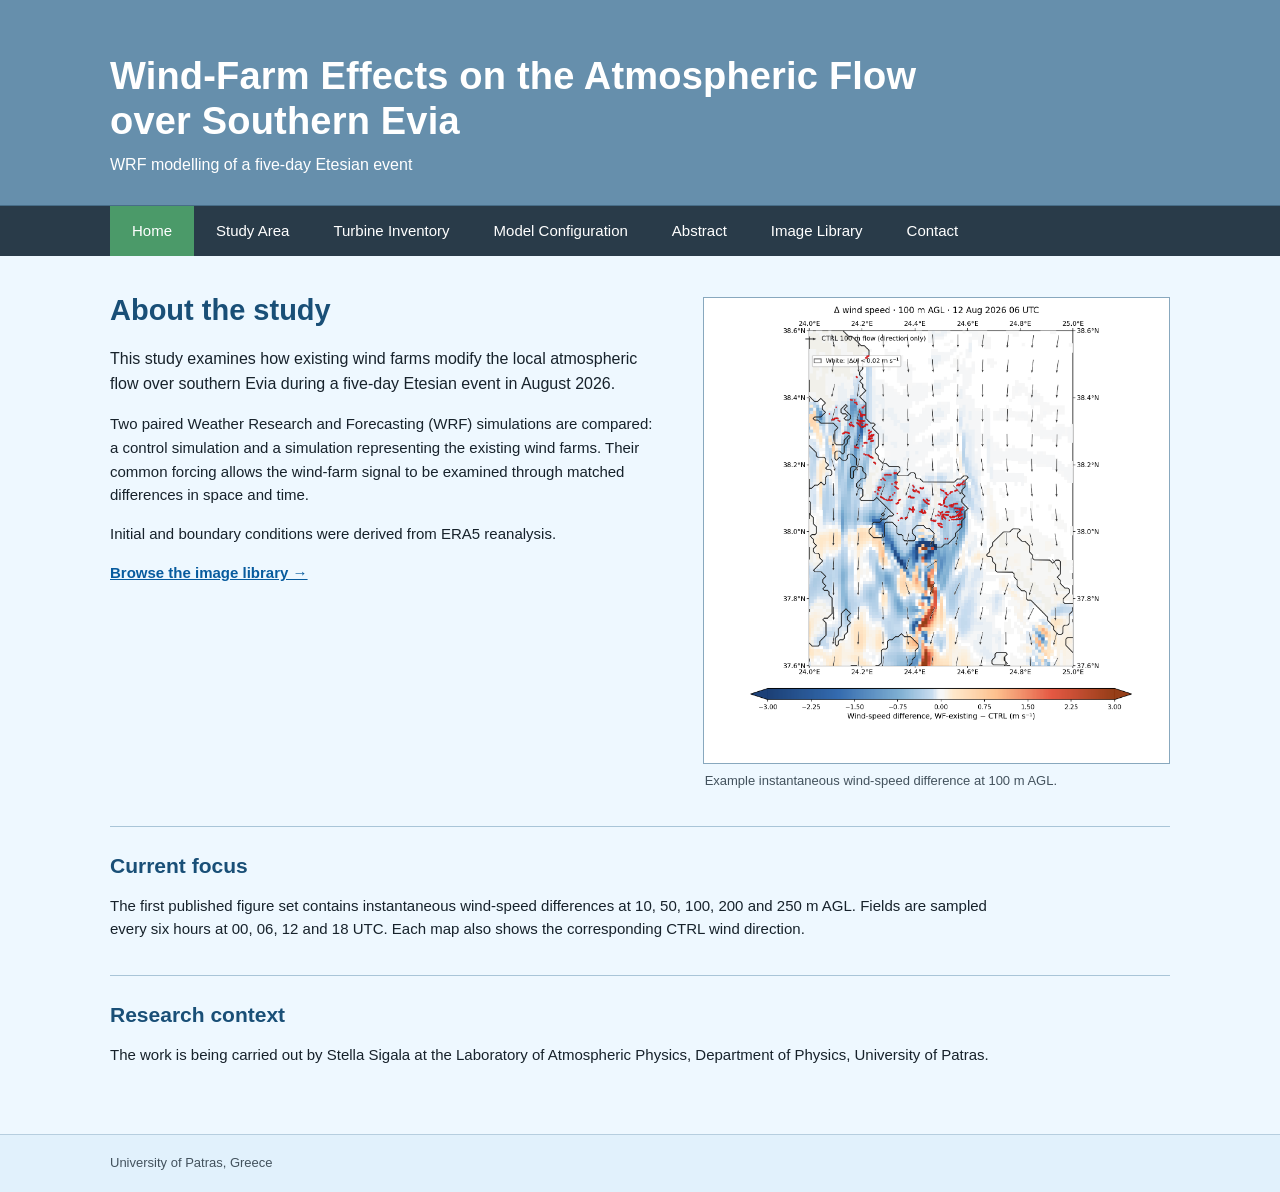
<file: index.html>
<!doctype html>
<html lang="en">
<head>
  <meta charset="utf-8">
  <meta name="viewport" content="width=device-width, initial-scale=1">
  <meta name="description" content="WRF study of wind-farm effects during a five-day Etesian event over southern Evia.">
  <title>Wind-Farm Effects over Southern Evia</title>
  <link rel="icon" href="data:,">
  <link rel="stylesheet" href="styles.css">
</head>
<body>
  <header class="site-header">
    <div class="header-inner">
      <p class="site-name">Wind-Farm Effects on the Atmospheric Flow over Southern Evia</p>
      <p class="site-subtitle">WRF modelling of a five-day Etesian event</p>
    </div>
  </header>

  <nav class="site-nav" aria-label="Main navigation">
    <div class="nav-inner">
      <a class="active" aria-current="page" href="index.html">Home</a>
      <a href="study-area.html">Study Area</a>
      <a href="turbine-inventory.html">Turbine Inventory</a>
      <a href="model-configuration.html">Model Configuration</a>
      <a href="abstract.html">Abstract</a>
      <a href="library.html">Image Library</a>
      <a href="contact.html">Contact</a>
    </div>
  </nav>

  <main>
    <section class="home-intro">
      <div>
        <h1>About the study</h1>
        <p class="lead">
          This study examines how existing wind farms modify the local atmospheric
          flow over southern Evia during a five-day Etesian event in August 2026.
        </p>
        <p>
          Two paired Weather Research and Forecasting (WRF) simulations are
          compared: a control simulation and a simulation representing the
          existing wind farms. Their common forcing allows the wind-farm signal
          to be examined through matched differences in space and time.
        </p>
        <p>
          Initial and boundary conditions were derived from ERA5 reanalysis.
        </p>
        <p><a class="text-link" href="library.html">Browse the image library →</a></p>
      </div>
      <figure class="home-figure">
        <img src="maps/wind_speed_difference_100m_AGL_20260812_0600_UTC.png" alt="Example wind-speed-difference map over southern Evia">
        <figcaption>Example instantaneous wind-speed difference at 100 m AGL.</figcaption>
      </figure>
    </section>

    <section class="section-rule">
      <h2>Current focus</h2>
      <p>
        The first published figure set contains instantaneous wind-speed
        differences at 10, 50, 100, 200 and 250 m AGL. Fields are sampled every
        six hours at 00, 06, 12 and 18 UTC. Each map also shows the corresponding
        CTRL wind direction.
      </p>
    </section>

    <section class="section-rule">
      <h2>Research context</h2>
      <p>
        The work is being carried out by Stella Sigala at the Laboratory of
        Atmospheric Physics, Department of Physics, University of Patras.
      </p>
    </section>
  </main>

  <footer>
    <div class="footer-inner">University of Patras, Greece</div>
  </footer>
</body>
</html>
</file>
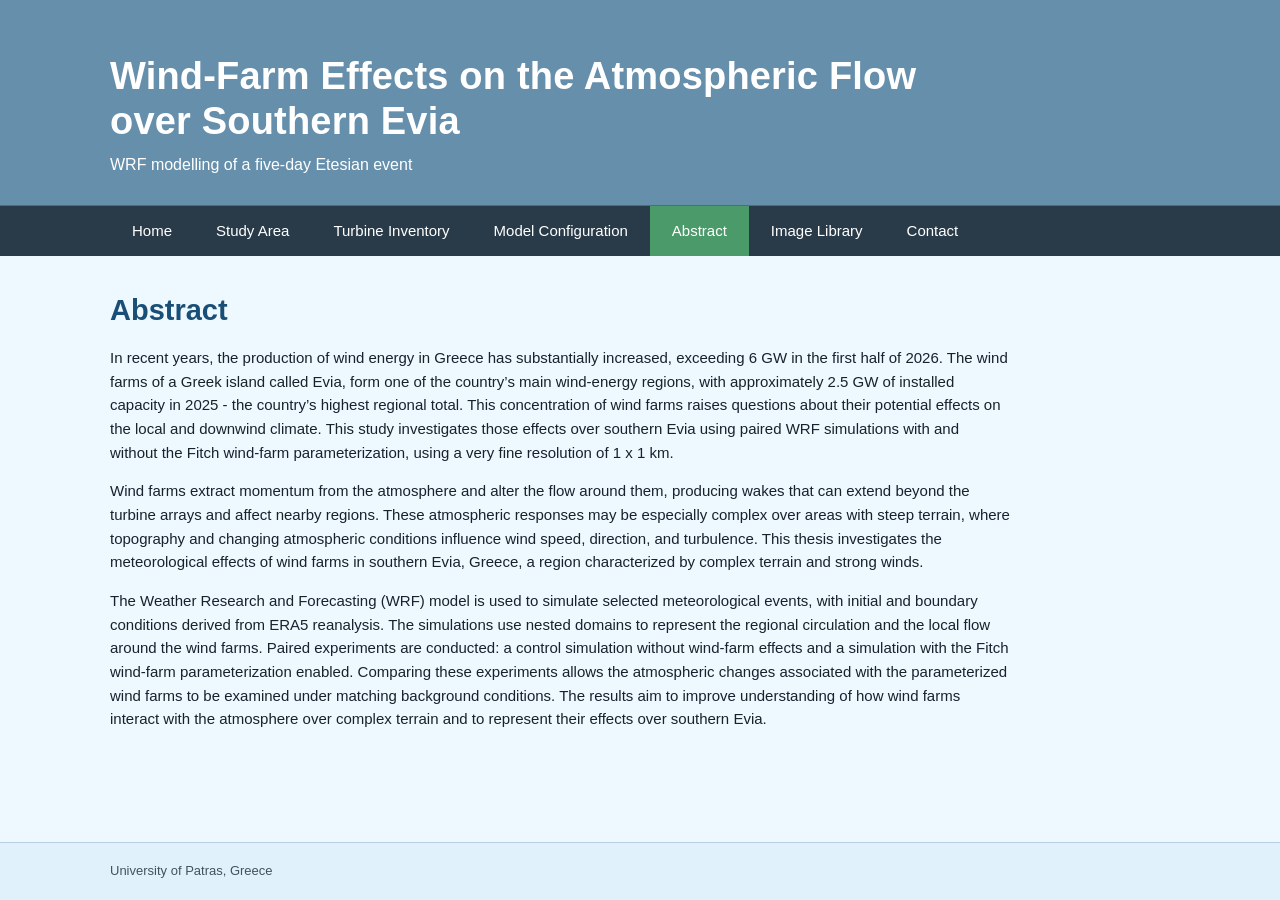
<file: abstract.html>
<!doctype html>
<html lang="en">
<head>
  <meta charset="utf-8">
  <meta name="viewport" content="width=device-width, initial-scale=1">
  <meta name="description" content="Abstract of the southern Evia wind-farm WRF thesis project.">
  <title>Abstract | Wind-Farm Effects over Southern Evia</title>
  <link rel="icon" href="data:,">
  <link rel="stylesheet" href="styles.css">
</head>
<body>
  <header class="site-header">
    <div class="header-inner">
      <p class="site-name">Wind-Farm Effects on the Atmospheric Flow over Southern Evia</p>
      <p class="site-subtitle">WRF modelling of a five-day Etesian event</p>
    </div>
  </header>

  <nav class="site-nav" aria-label="Main navigation">
    <div class="nav-inner">
      <a href="index.html">Home</a>
      <a href="study-area.html">Study Area</a>
      <a href="turbine-inventory.html">Turbine Inventory</a>
      <a href="model-configuration.html">Model Configuration</a>
      <a class="active" aria-current="page" href="abstract.html">Abstract</a>
      <a href="library.html">Image Library</a>
      <a href="contact.html">Contact</a>
    </div>
  </nav>

  <main>
    <h1>Abstract</h1>
    <p>
      In recent years, the production of wind energy in Greece has substantially
      increased, exceeding 6 GW in the first half of 2026. The wind farms of a
      Greek island called Evia, form one of the country’s main wind-energy regions,
      with approximately 2.5 GW of installed capacity in 2025 - the country’s
      highest regional total. This concentration of wind farms raises questions
      about their potential effects on the local and downwind climate. This study
      investigates those effects over southern Evia using paired WRF simulations
      with and without the Fitch wind-farm parameterization, using a very fine
      resolution of 1 x 1 km.
    </p>
    <p>
      Wind farms extract momentum from the atmosphere and alter the flow around
      them, producing wakes that can extend beyond the turbine arrays and affect
      nearby regions. These atmospheric responses may be especially complex over
      areas with steep terrain, where topography and changing atmospheric
      conditions influence wind speed, direction, and turbulence. This thesis
      investigates the meteorological effects of wind farms in southern Evia,
      Greece, a region characterized by complex terrain and strong winds.
    </p>
    <p>
      The Weather Research and Forecasting (WRF) model is used to simulate selected
      meteorological events, with initial and boundary conditions derived from ERA5
      reanalysis. The simulations use nested domains to represent the regional
      circulation and the local flow around the wind farms. Paired experiments are
      conducted: a control simulation without wind-farm effects and a simulation
      with the Fitch wind-farm parameterization enabled. Comparing these experiments
      allows the atmospheric changes associated with the parameterized wind farms to
      be examined under matching background conditions. The results aim to improve
      understanding of how wind farms interact with the atmosphere over complex
      terrain and to represent their effects over southern Evia.
    </p>
  </main>

  <footer>
    <div class="footer-inner">University of Patras, Greece</div>
  </footer>
</body>
</html>
</file>
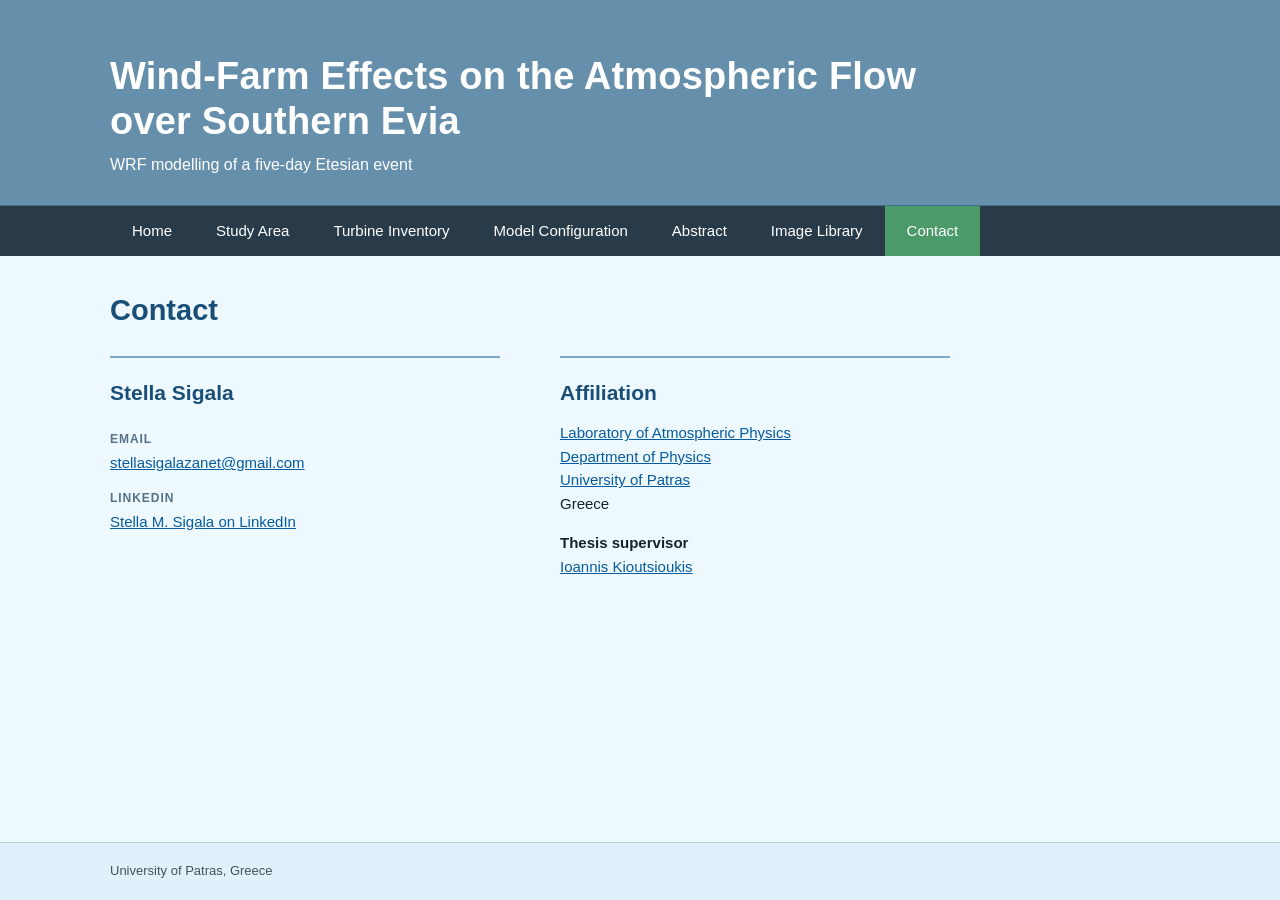
<file: contact.html>
<!doctype html>
<html lang="en">
<head>
  <meta charset="utf-8">
  <meta name="viewport" content="width=device-width, initial-scale=1">
  <meta name="description" content="Contact details for Stella Sigala and the southern Evia WRF thesis project.">
  <title>Contact | Wind-Farm Effects over Southern Evia</title>
  <link rel="icon" href="data:,">
  <link rel="stylesheet" href="styles.css">
</head>
<body>
  <header class="site-header">
    <div class="header-inner">
      <p class="site-name">Wind-Farm Effects on the Atmospheric Flow over Southern Evia</p>
      <p class="site-subtitle">WRF modelling of a five-day Etesian event</p>
    </div>
  </header>

  <nav class="site-nav" aria-label="Main navigation">
    <div class="nav-inner">
      <a href="index.html">Home</a>
      <a href="study-area.html">Study Area</a>
      <a href="turbine-inventory.html">Turbine Inventory</a>
      <a href="model-configuration.html">Model Configuration</a>
      <a href="abstract.html">Abstract</a>
      <a href="library.html">Image Library</a>
      <a class="active" aria-current="page" href="contact.html">Contact</a>
    </div>
  </nav>

  <main>
    <h1>Contact</h1>
    <div class="contact-layout">
      <section>
        <h2>Stella Sigala</h2>
        <dl class="contact-list">
          <dt>Email</dt>
          <dd><a href="mailto:stellasigalazanet@gmail.com">stellasigalazanet@gmail.com</a></dd>
          <dt>LinkedIn</dt>
          <dd><a href="https://www.linkedin.com/in/stellasigala" target="_blank" rel="noopener noreferrer">Stella M. Sigala on LinkedIn</a></dd>
        </dl>
      </section>

      <section class="institution">
        <h2>Affiliation</h2>
        <p>
          <a href="https://atmosphere.upatras.gr/" rel="noopener noreferrer">Laboratory of Atmospheric Physics</a><br>
          <a href="https://physics.upatras.gr/" rel="noopener noreferrer">Department of Physics</a><br>
          <a href="https://www.upatras.gr/en/" rel="noopener noreferrer">University of Patras</a><br>
          Greece
        </p>
        <p>
          <strong>Thesis supervisor</strong><br>
          <a href="https://physics.upatras.gr/en/faculty/kioutio/" rel="noopener noreferrer">Ioannis Kioutsioukis</a>
        </p>
      </section>
    </div>
  </main>

  <footer>
    <div class="footer-inner">University of Patras, Greece</div>
  </footer>
</body>
</html>
</file>
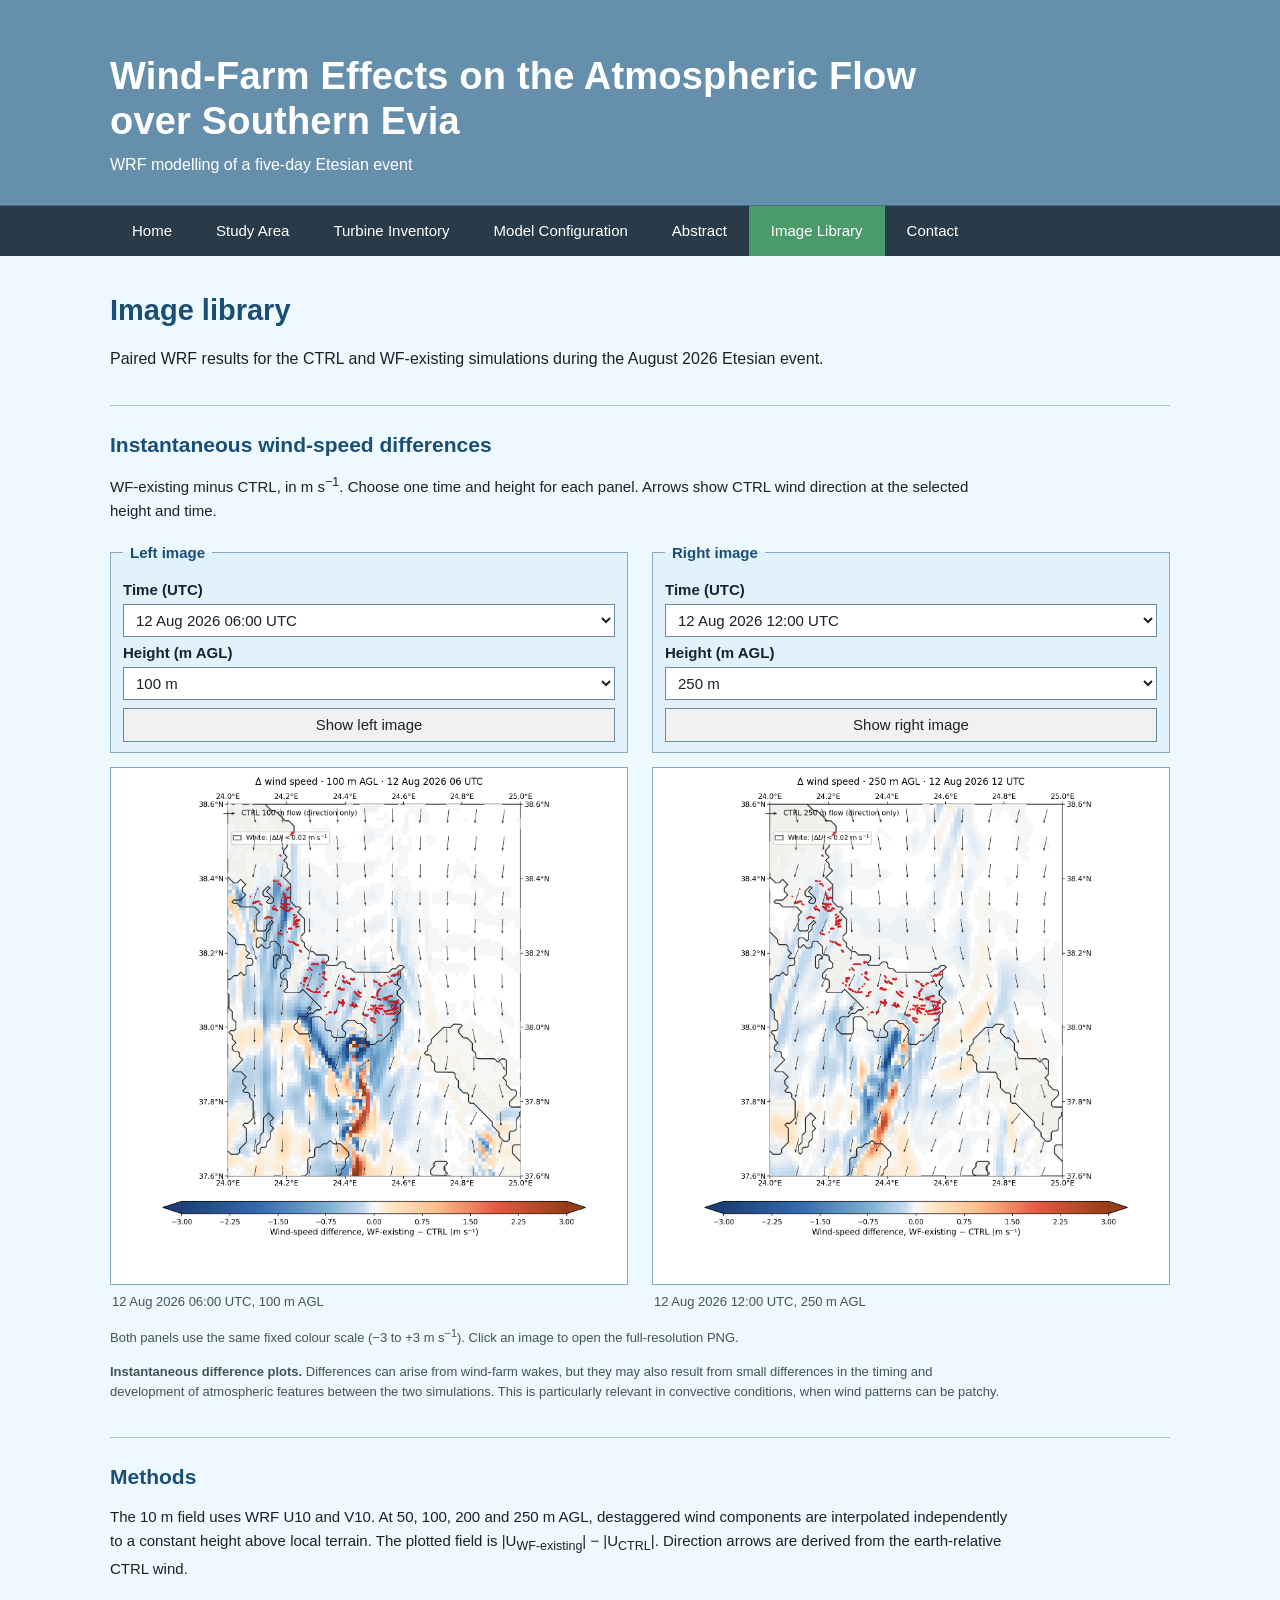
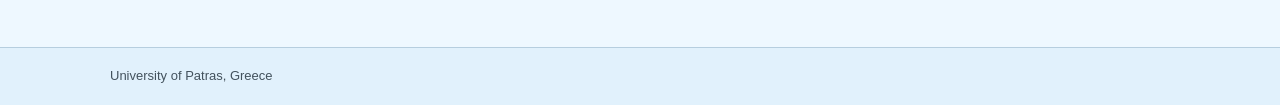
<file: library.html>
<!doctype html>
<html lang="en">
<head>
  <meta charset="utf-8">
  <meta name="viewport" content="width=device-width, initial-scale=1">
  <meta name="description" content="Scientific image library for the southern Evia wind-farm WRF study.">
  <title>Image Library | Wind-Farm Effects over Southern Evia</title>
  <link rel="icon" href="data:,">
  <link rel="stylesheet" href="styles.css">
</head>
<body>
  <header class="site-header">
    <div class="header-inner">
      <p class="site-name">Wind-Farm Effects on the Atmospheric Flow over Southern Evia</p>
      <p class="site-subtitle">WRF modelling of a five-day Etesian event</p>
    </div>
  </header>

  <nav class="site-nav" aria-label="Main navigation">
    <div class="nav-inner">
      <a href="index.html">Home</a>
      <a href="study-area.html">Study Area</a>
      <a href="turbine-inventory.html">Turbine Inventory</a>
      <a href="model-configuration.html">Model Configuration</a>
      <a href="abstract.html">Abstract</a>
      <a class="active" aria-current="page" href="library.html">Image Library</a>
      <a href="contact.html">Contact</a>
    </div>
  </nav>

  <main>
    <h1>Image library</h1>
    <p class="lead">
      Paired WRF results for the CTRL and WF-existing simulations during the
      August 2026 Etesian event.
    </p>

    <section class="section-rule">
      <h2>Instantaneous wind-speed differences</h2>
      <p>
        WF-existing minus CTRL, in m s<sup>−1</sup>. Choose one time and height
        for each panel. Arrows show CTRL wind direction at the selected height
        and time.
      </p>
      <div class="selector-grid">
        <form id="form-l" class="selector-form">
          <fieldset>
            <legend>Left image</legend>
            <label for="time-l">Time (UTC)</label>
            <select id="time-l" name="time_l"></select>
            <label for="height-l">Height (m AGL)</label>
            <select id="height-l" name="height_l"></select>
            <button type="submit">Show left image</button>
          </fieldset>
        </form>
        <form id="form-r" class="selector-form">
          <fieldset>
            <legend>Right image</legend>
            <label for="time-r">Time (UTC)</label>
            <select id="time-r" name="time_r"></select>
            <label for="height-r">Height (m AGL)</label>
            <select id="height-r" name="height_r"></select>
            <button type="submit">Show right image</button>
          </fieldset>
        </form>
      </div>
      <div class="comparison-grid" aria-live="polite">
        <figure>
          <a id="link-l" href="#"><img id="image-l" src="" alt="Selected left wind-speed-difference map"></a>
          <figcaption id="caption-l"></figcaption>
        </figure>
        <figure>
          <a id="link-r" href="#"><img id="image-r" src="" alt="Selected right wind-speed-difference map"></a>
          <figcaption id="caption-r"></figcaption>
        </figure>
      </div>
      <p class="caption-note">Both panels use the same fixed colour scale (−3 to +3 m s<sup>−1</sup>). Click an image to open the full-resolution PNG.</p>
      <p class="caption-note"><strong>Instantaneous difference plots.</strong> Differences can arise from wind-farm wakes, but they may also result from small differences in the timing and development of atmospheric features between the two simulations. This is particularly relevant in convective conditions, when wind patterns can be patchy.</p>
    </section>

    <section class="section-rule" id="methods">
      <h2>Methods</h2>
      <p>
        The 10 m field uses WRF U10 and V10. At 50, 100, 200 and 250 m AGL,
        destaggered wind components are interpolated independently to a constant
        height above local terrain. The plotted field is
        |U<sub>WF-existing</sub>| − |U<sub>CTRL</sub>|. Direction arrows are derived
        from the earth-relative CTRL wind.
      </p>
    </section>
  </main>

  <footer>
    <div class="footer-inner">University of Patras, Greece</div>
  </footer>
  <script src="catalog.js"></script>
  <script src="app.js"></script>
</body>
</html>
</file>
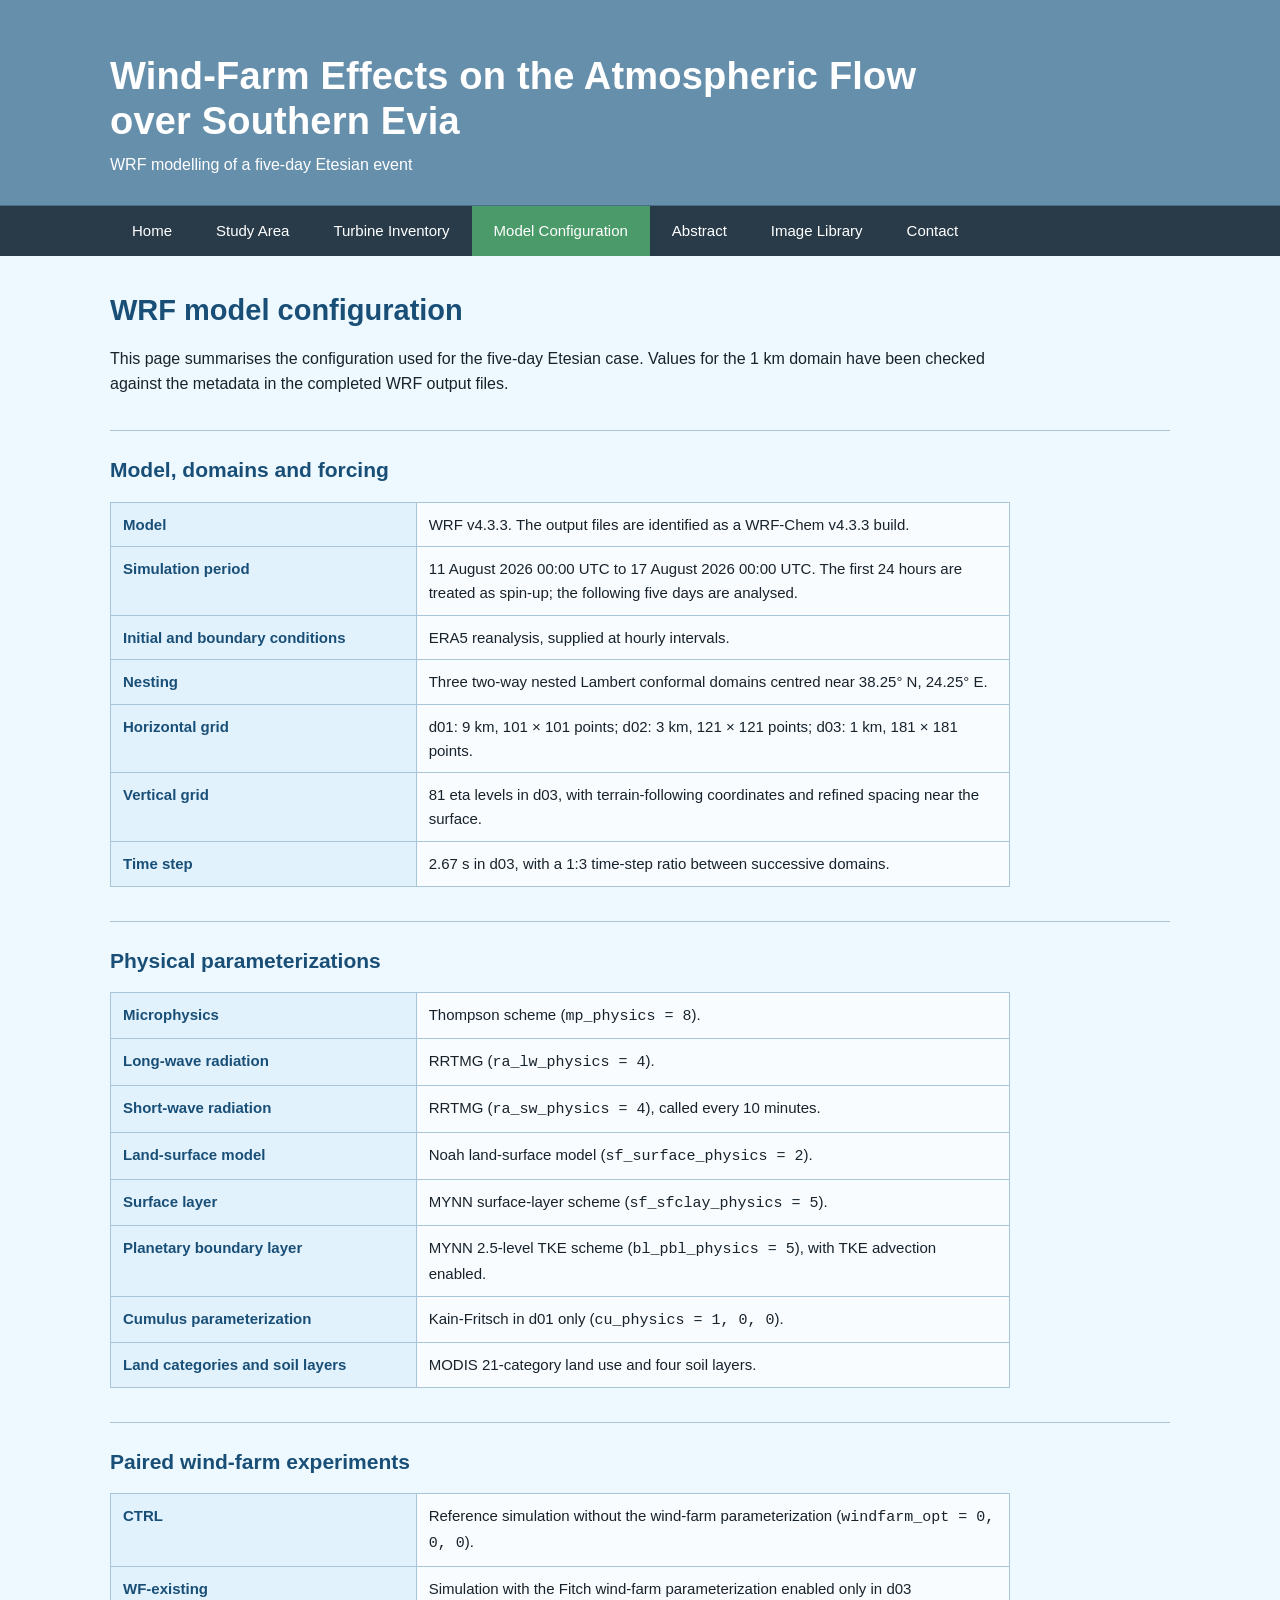
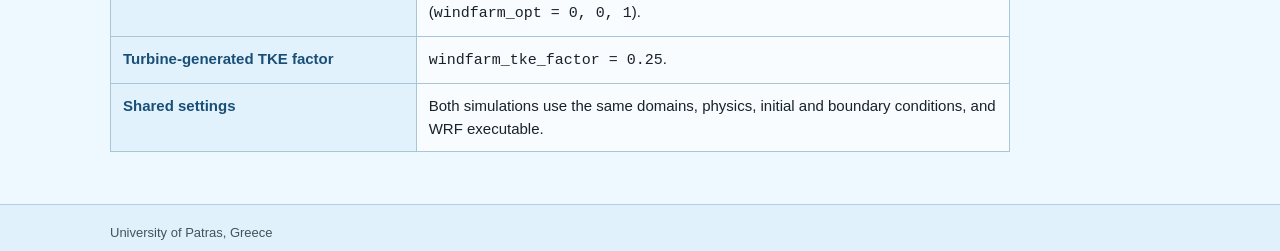
<file: model-configuration.html>
<!doctype html>
<html lang="en">
<head>
  <meta charset="utf-8">
  <meta name="viewport" content="width=device-width, initial-scale=1">
  <meta name="description" content="WRF configuration for the five-day Etesian wind-farm experiment over southern Evia.">
  <title>Model Configuration | Wind-Farm Effects over Southern Evia</title>
  <link rel="icon" href="data:,">
  <link rel="stylesheet" href="styles.css">
</head>
<body>
  <header class="site-header">
    <div class="header-inner">
      <p class="site-name">Wind-Farm Effects on the Atmospheric Flow over Southern Evia</p>
      <p class="site-subtitle">WRF modelling of a five-day Etesian event</p>
    </div>
  </header>

  <nav class="site-nav" aria-label="Main navigation">
    <div class="nav-inner">
      <a href="index.html">Home</a>
      <a href="study-area.html">Study Area</a>
      <a href="turbine-inventory.html">Turbine Inventory</a>
      <a class="active" aria-current="page" href="model-configuration.html">Model Configuration</a>
      <a href="abstract.html">Abstract</a>
      <a href="library.html">Image Library</a>
      <a href="contact.html">Contact</a>
    </div>
  </nav>

  <main>
    <h1>WRF model configuration</h1>
    <p class="lead">
      This page summarises the configuration used for the five-day Etesian case.
      Values for the 1 km domain have been checked against the metadata in the completed WRF output files.
    </p>

    <section class="section-rule">
      <h2>Model, domains and forcing</h2>
      <table class="configuration-table">
        <tbody>
          <tr><th scope="row">Model</th><td>WRF v4.3.3. The output files are identified as a WRF-Chem v4.3.3 build.</td></tr>
          <tr><th scope="row">Simulation period</th><td>11 August 2026 00:00 UTC to 17 August 2026 00:00 UTC. The first 24 hours are treated as spin-up; the following five days are analysed.</td></tr>
          <tr><th scope="row">Initial and boundary conditions</th><td>ERA5 reanalysis, supplied at hourly intervals.</td></tr>
          <tr><th scope="row">Nesting</th><td>Three two-way nested Lambert conformal domains centred near 38.25° N, 24.25° E.</td></tr>
          <tr><th scope="row">Horizontal grid</th><td>d01: 9 km, 101 × 101 points; d02: 3 km, 121 × 121 points; d03: 1 km, 181 × 181 points.</td></tr>
          <tr><th scope="row">Vertical grid</th><td>81 eta levels in d03, with terrain-following coordinates and refined spacing near the surface.</td></tr>
          <tr><th scope="row">Time step</th><td>2.67 s in d03, with a 1:3 time-step ratio between successive domains.</td></tr>
        </tbody>
      </table>
    </section>

    <section class="section-rule">
      <h2>Physical parameterizations</h2>
      <table class="configuration-table">
        <tbody>
          <tr><th scope="row">Microphysics</th><td>Thompson scheme (<code>mp_physics = 8</code>).</td></tr>
          <tr><th scope="row">Long-wave radiation</th><td>RRTMG (<code>ra_lw_physics = 4</code>).</td></tr>
          <tr><th scope="row">Short-wave radiation</th><td>RRTMG (<code>ra_sw_physics = 4</code>), called every 10 minutes.</td></tr>
          <tr><th scope="row">Land-surface model</th><td>Noah land-surface model (<code>sf_surface_physics = 2</code>).</td></tr>
          <tr><th scope="row">Surface layer</th><td>MYNN surface-layer scheme (<code>sf_sfclay_physics = 5</code>).</td></tr>
          <tr><th scope="row">Planetary boundary layer</th><td>MYNN 2.5-level TKE scheme (<code>bl_pbl_physics = 5</code>), with TKE advection enabled.</td></tr>
          <tr><th scope="row">Cumulus parameterization</th><td>Kain-Fritsch in d01 only (<code>cu_physics = 1, 0, 0</code>).</td></tr>
          <tr><th scope="row">Land categories and soil layers</th><td>MODIS 21-category land use and four soil layers.</td></tr>
        </tbody>
      </table>
    </section>

    <section class="section-rule">
      <h2>Paired wind-farm experiments</h2>
      <table class="configuration-table">
        <tbody>
          <tr><th scope="row">CTRL</th><td>Reference simulation without the wind-farm parameterization (<code>windfarm_opt = 0, 0, 0</code>).</td></tr>
          <tr><th scope="row">WF-existing</th><td>Simulation with the Fitch wind-farm parameterization enabled only in d03 (<code>windfarm_opt = 0, 0, 1</code>).</td></tr>
          <tr><th scope="row">Turbine-generated TKE factor</th><td><code>windfarm_tke_factor = 0.25</code>.</td></tr>
          <tr><th scope="row">Shared settings</th><td>Both simulations use the same domains, physics, initial and boundary conditions, and WRF executable.</td></tr>
        </tbody>
      </table>
    </section>

  </main>

  <footer>
    <div class="footer-inner">University of Patras, Greece</div>
  </footer>
</body>
</html>
</file>
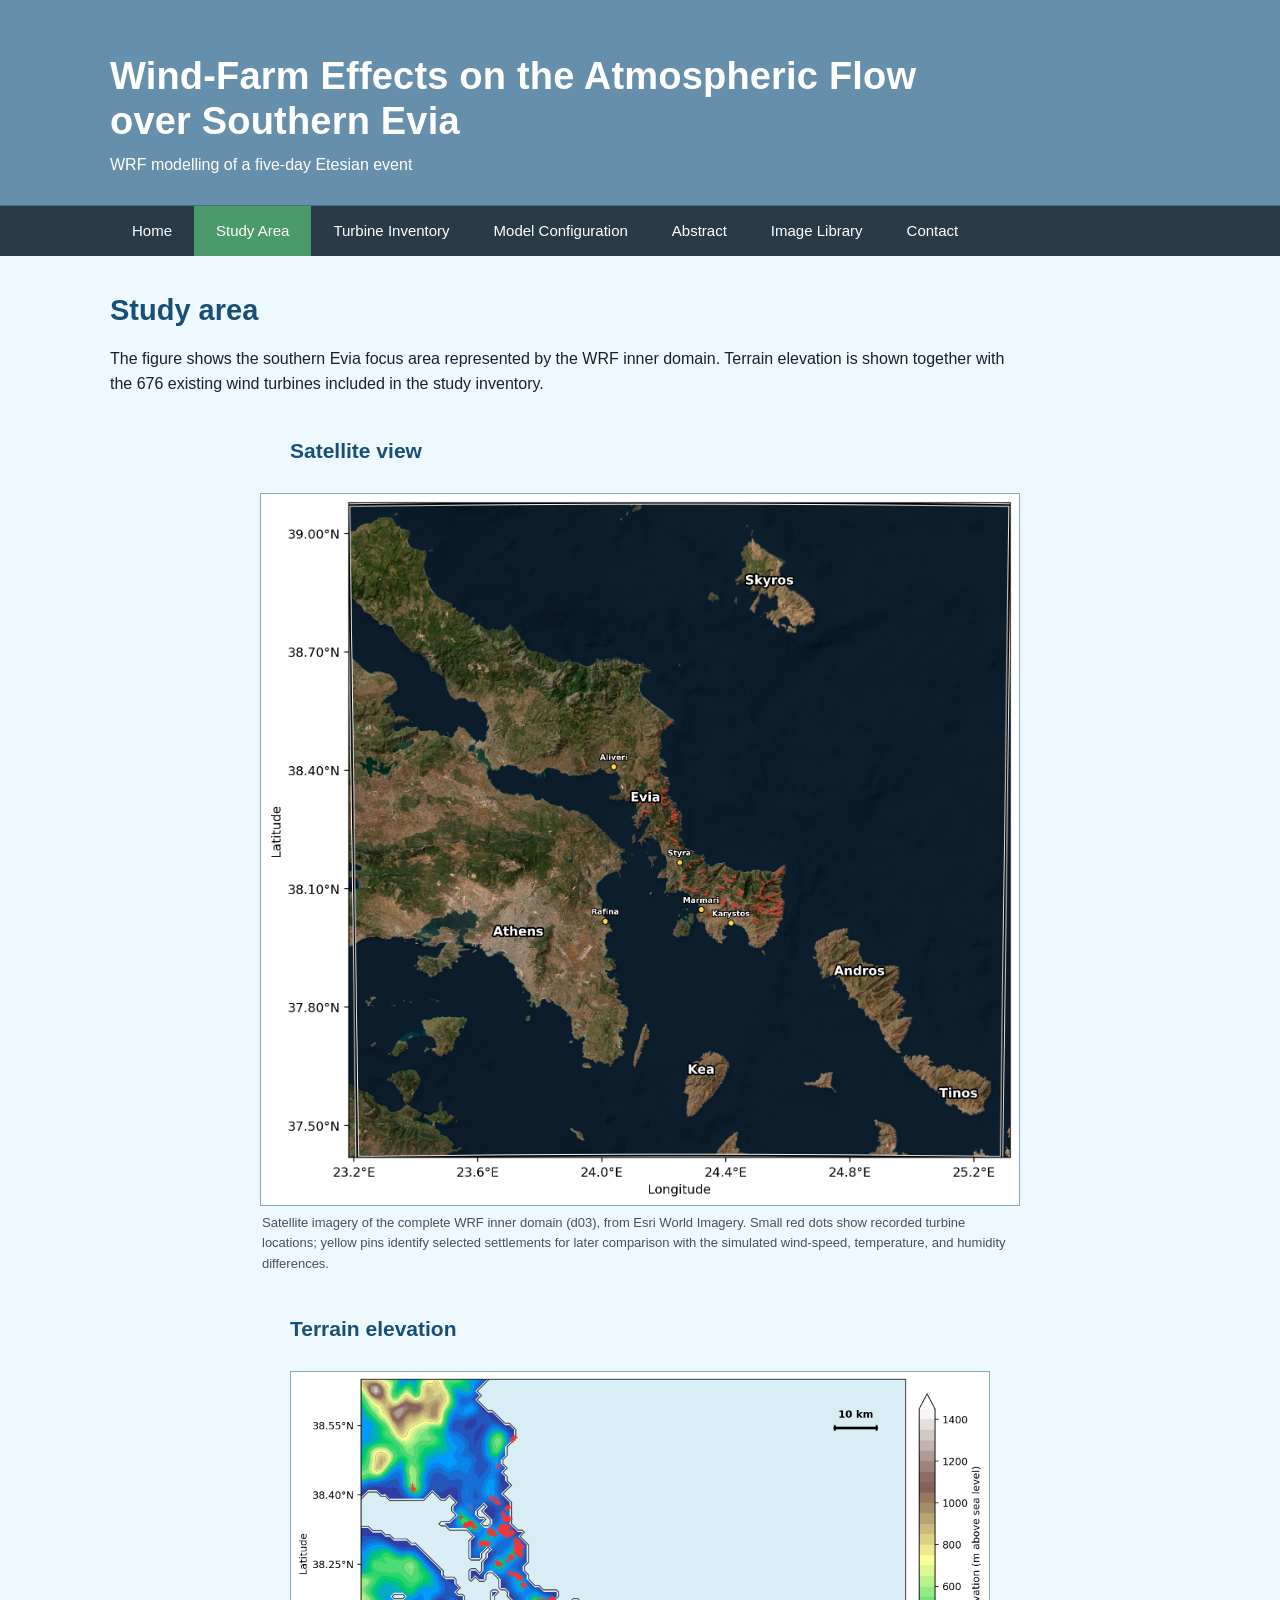
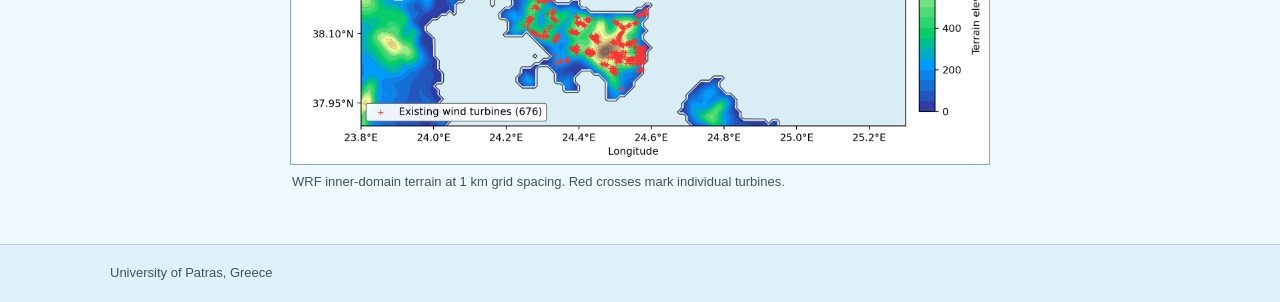
<file: study-area.html>
<!doctype html>
<html lang="en">
<head>
  <meta charset="utf-8">
  <meta name="viewport" content="width=device-width, initial-scale=1">
  <meta name="description" content="Study area terrain and wind-turbine inventory for the southern Evia WRF study.">
  <title>Study Area | Wind-Farm Effects over Southern Evia</title>
  <link rel="icon" href="data:,">
  <link rel="stylesheet" href="styles.css">
</head>
<body>
  <header class="site-header">
    <div class="header-inner">
      <p class="site-name">Wind-Farm Effects on the Atmospheric Flow over Southern Evia</p>
      <p class="site-subtitle">WRF modelling of a five-day Etesian event</p>
    </div>
  </header>

  <nav class="site-nav" aria-label="Main navigation">
    <div class="nav-inner">
      <a href="index.html">Home</a>
      <a class="active" aria-current="page" href="study-area.html">Study Area</a>
      <a href="turbine-inventory.html">Turbine Inventory</a>
      <a href="model-configuration.html">Model Configuration</a>
      <a href="abstract.html">Abstract</a>
      <a href="library.html">Image Library</a>
      <a href="contact.html">Contact</a>
    </div>
  </nav>

  <main>
    <h1>Study area</h1>
    <p class="lead">
      The figure shows the southern Evia focus area represented by the WRF
      inner domain. Terrain elevation is shown together with the 676 existing
      wind turbines included in the study inventory.
    </p>
    <h2 class="study-area-subheading">Satellite view</h2>
    <figure class="study-area-figure satellite-figure">
      <a href="study-area-satellite.png?v=12"><img src="study-area-satellite.png?v=12" alt="Satellite view of the complete WRF inner domain over southern Evia with wind-turbine locations and selected settlements"></a>
      <figcaption>Satellite imagery of the complete WRF inner domain (d03), from Esri World Imagery. Small red dots show recorded turbine locations; yellow pins identify selected settlements for later comparison with the simulated wind-speed, temperature, and humidity differences.</figcaption>
    </figure>
    <h2 class="study-area-subheading">Terrain elevation</h2>
    <figure class="study-area-figure">
      <a href="study-area-elevation.png?v=4"><img src="study-area-elevation.png?v=4" alt="Terrain elevation and 676 existing wind turbines over southern Evia"></a>
      <figcaption>WRF inner-domain terrain at 1 km grid spacing. Red crosses mark individual turbines.</figcaption>
    </figure>
  </main>

  <footer>
    <div class="footer-inner">University of Patras, Greece</div>
  </footer>
</body>
</html>
</file>
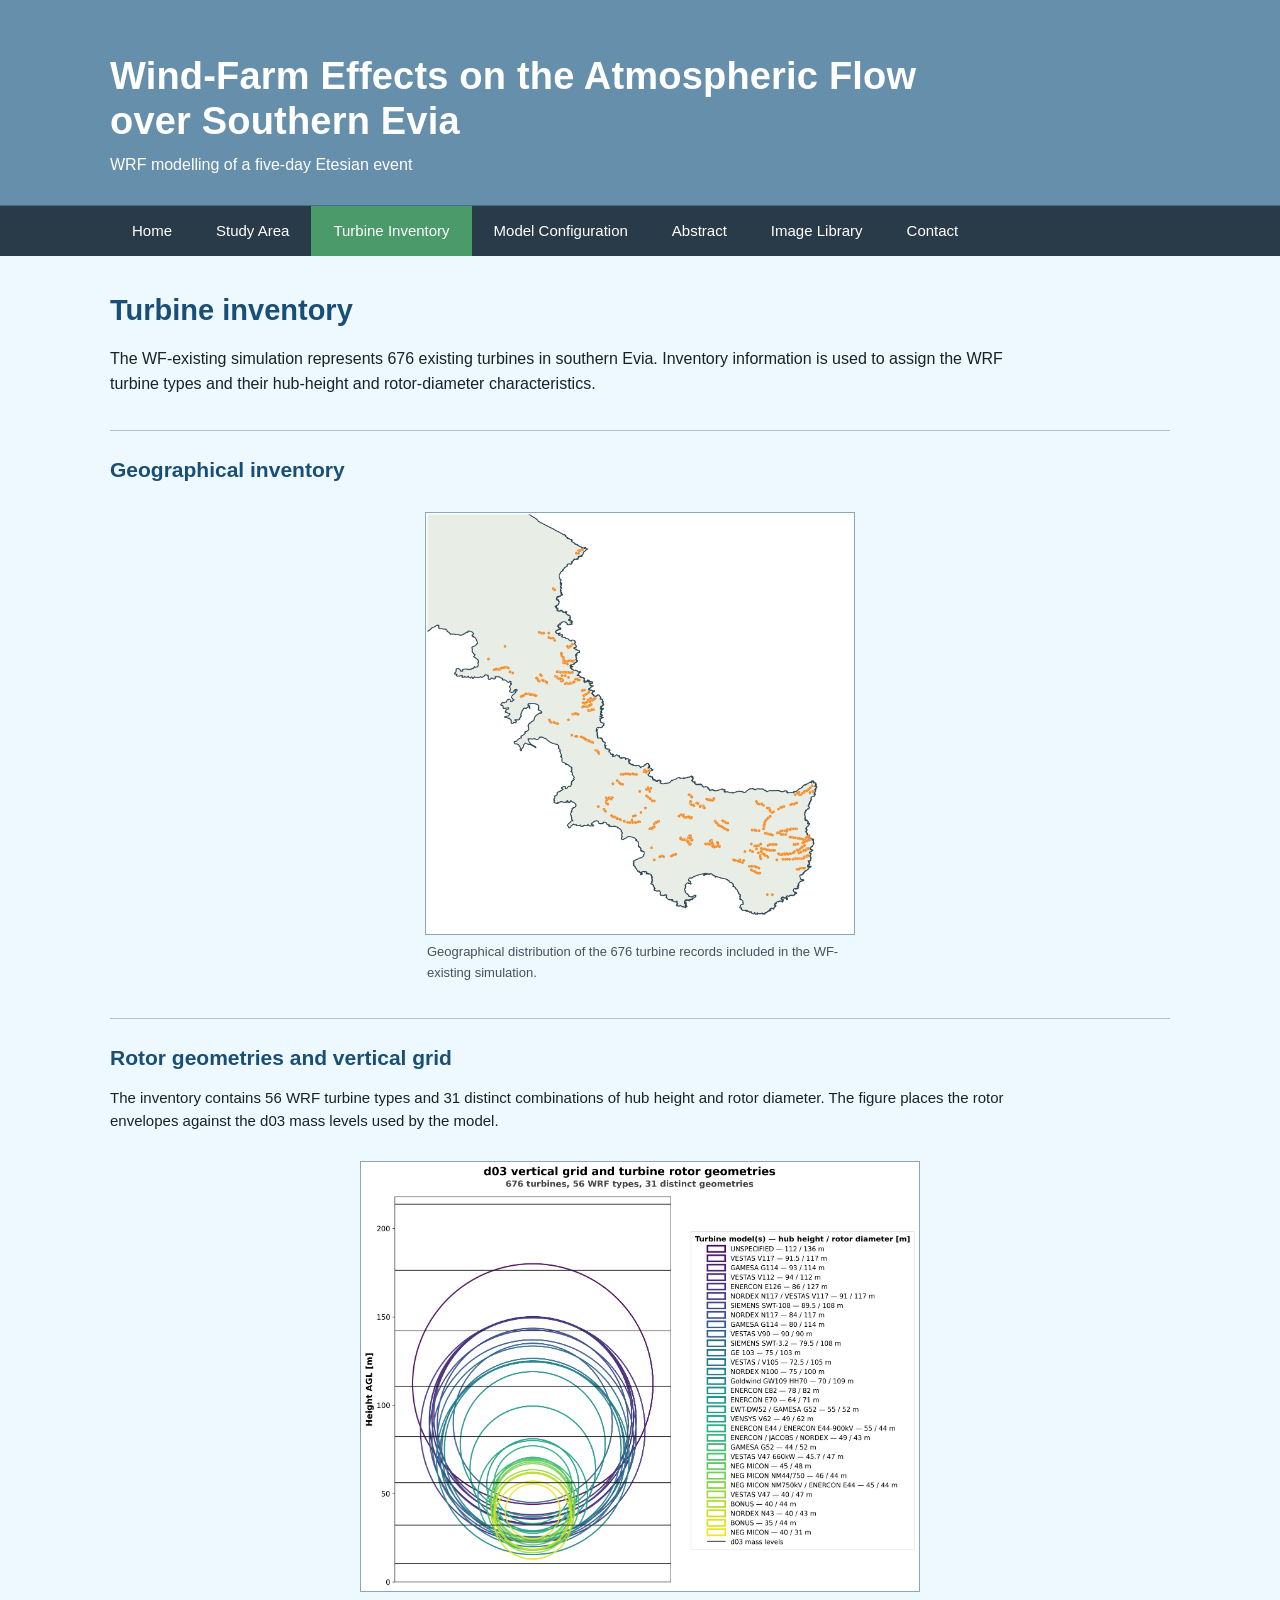
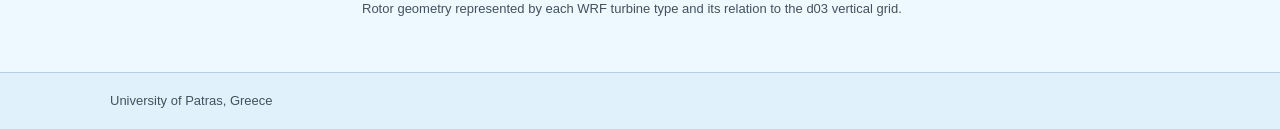
<file: turbine-inventory.html>
<!doctype html>
<html lang="en">
<head>
  <meta charset="utf-8">
  <meta name="viewport" content="width=device-width, initial-scale=1">
  <meta name="description" content="Turbine inventory used in the southern Evia WRF wind-farm simulation.">
  <title>Turbine Inventory | Wind-Farm Effects over Southern Evia</title>
  <link rel="icon" href="data:,">
  <link rel="stylesheet" href="styles.css">
</head>
<body>
  <header class="site-header">
    <div class="header-inner">
      <p class="site-name">Wind-Farm Effects on the Atmospheric Flow over Southern Evia</p>
      <p class="site-subtitle">WRF modelling of a five-day Etesian event</p>
    </div>
  </header>

  <nav class="site-nav" aria-label="Main navigation">
    <div class="nav-inner">
      <a href="index.html">Home</a>
      <a href="study-area.html">Study Area</a>
      <a class="active" aria-current="page" href="turbine-inventory.html">Turbine Inventory</a>
      <a href="model-configuration.html">Model Configuration</a>
      <a href="abstract.html">Abstract</a>
      <a href="library.html">Image Library</a>
      <a href="contact.html">Contact</a>
    </div>
  </nav>

  <main>
    <h1>Turbine inventory</h1>
    <p class="lead">
      The WF-existing simulation represents 676 existing turbines in southern
      Evia. Inventory information is used to assign the WRF turbine types and
      their hub-height and rotor-diameter characteristics.
    </p>

    <section class="section-rule">
      <h2>Geographical inventory</h2>
      <figure class="inventory-figure inventory-map">
        <a href="turbine-inventory-map.png"><img src="turbine-inventory-map.png" alt="Geographical distribution of the southern Evia turbine inventory"></a>
        <figcaption>Geographical distribution of the 676 turbine records included in the WF-existing simulation.</figcaption>
      </figure>
    </section>

    <section class="section-rule">
      <h2>Rotor geometries and vertical grid</h2>
      <p>
        The inventory contains 56 WRF turbine types and 31 distinct combinations
        of hub height and rotor diameter. The figure places the rotor envelopes
        against the d03 mass levels used by the model.
      </p>
      <figure class="inventory-figure">
        <a href="turbine-rotor-geometries.png"><img src="turbine-rotor-geometries.png" alt="Turbine rotor geometries shown against the WRF d03 vertical grid"></a>
        <figcaption>Rotor geometry represented by each WRF turbine type and its relation to the d03 vertical grid.</figcaption>
      </figure>
    </section>
  </main>

  <footer>
    <div class="footer-inner">University of Patras, Greece</div>
  </footer>
</body>
</html>
</file>
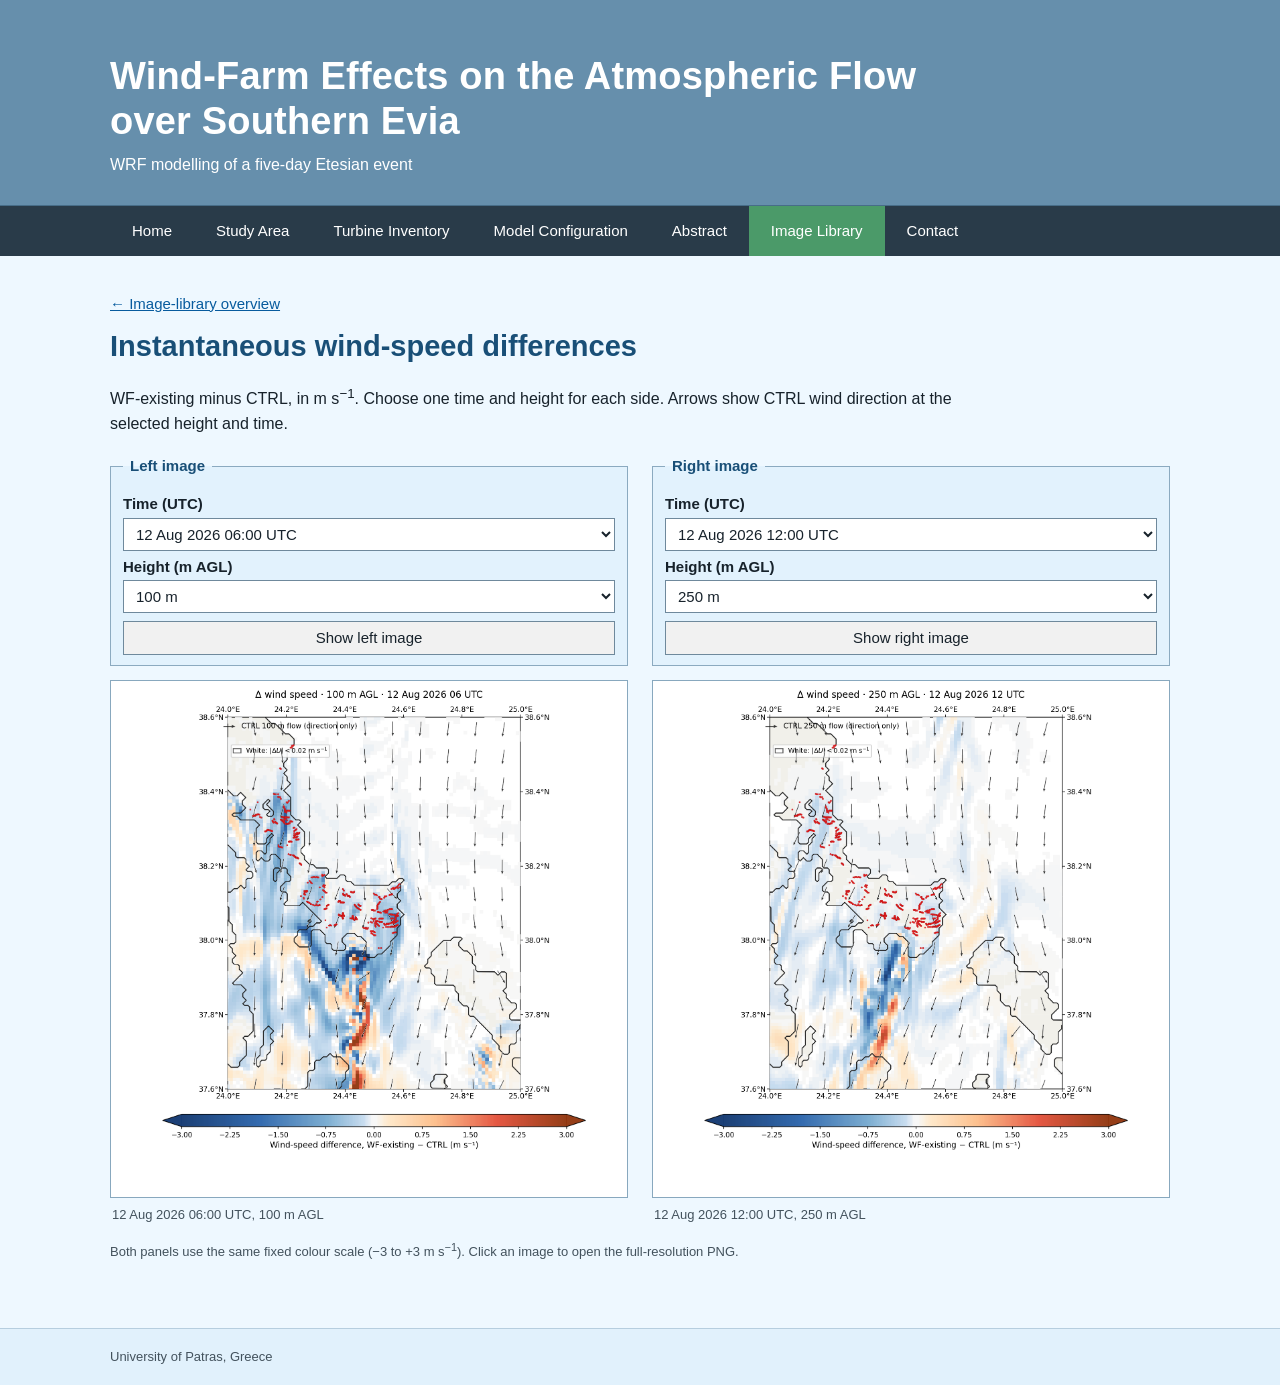
<file: wind-difference.html>
<!doctype html>
<html lang="en">
<head>
  <meta charset="utf-8">
  <meta name="viewport" content="width=device-width, initial-scale=1">
  <meta name="description" content="Compare instantaneous wind-speed-difference maps over southern Evia.">
  <title>Wind-Speed Differences | Southern Evia</title>
  <link rel="icon" href="data:,">
  <link rel="stylesheet" href="styles.css">
</head>
<body>
  <header class="site-header">
    <div class="header-inner">
      <p class="site-name">Wind-Farm Effects on the Atmospheric Flow over Southern Evia</p>
      <p class="site-subtitle">WRF modelling of a five-day Etesian event</p>
    </div>
  </header>

  <nav class="site-nav" aria-label="Main navigation">
    <div class="nav-inner">
      <a href="index.html">Home</a>
      <a href="study-area.html">Study Area</a>
      <a href="turbine-inventory.html">Turbine Inventory</a>
      <a href="model-configuration.html">Model Configuration</a>
      <a href="abstract.html">Abstract</a>
      <a class="active" aria-current="page" href="library.html">Image Library</a>
      <a href="contact.html">Contact</a>
    </div>
  </nav>

  <main>
    <p class="back-link"><a href="library.html">← Image-library overview</a></p>
    <h1>Instantaneous wind-speed differences</h1>
    <p class="lead">
      WF-existing minus CTRL, in m s<sup>−1</sup>. Choose one time and height for
      each side. Arrows show CTRL wind direction at the selected height and time.
    </p>

    <div class="selector-grid">
      <form id="form-l" class="selector-form">
        <fieldset>
          <legend>Left image</legend>
          <label for="time-l">Time (UTC)</label>
          <select id="time-l" name="time_l"></select>
          <label for="height-l">Height (m AGL)</label>
          <select id="height-l" name="height_l"></select>
          <button type="submit">Show left image</button>
        </fieldset>
      </form>

      <form id="form-r" class="selector-form">
        <fieldset>
          <legend>Right image</legend>
          <label for="time-r">Time (UTC)</label>
          <select id="time-r" name="time_r"></select>
          <label for="height-r">Height (m AGL)</label>
          <select id="height-r" name="height_r"></select>
          <button type="submit">Show right image</button>
        </fieldset>
      </form>
    </div>

    <div class="comparison-grid" aria-live="polite">
      <figure>
        <a id="link-l" href="#"><img id="image-l" src="" alt="Selected left wind-speed-difference map"></a>
        <figcaption id="caption-l"></figcaption>
      </figure>
      <figure>
        <a id="link-r" href="#"><img id="image-r" src="" alt="Selected right wind-speed-difference map"></a>
        <figcaption id="caption-r"></figcaption>
      </figure>
    </div>

    <p class="caption-note">
      Both panels use the same fixed colour scale (−3 to +3 m s<sup>−1</sup>).
      Click an image to open the full-resolution PNG.
    </p>
  </main>

  <footer>
    <div class="footer-inner">University of Patras, Greece</div>
  </footer>
  <script src="catalog.js"></script>
  <script src="app.js"></script>
</body>
</html>
</file>
<file: styles.css>
:root {
  color-scheme: light;
  font-family: Verdana, Arial, Helvetica, sans-serif;
  color: #17222b;
  background: #eef8ff;
}

* { box-sizing: border-box; }
html { scroll-behavior: smooth; }

body {
  margin: 0;
  min-height: 100vh;
  display: flex;
  flex-direction: column;
  background: #eef8ff;
  font-size: 15px;
  line-height: 1.58;
}

.site-header {
  min-height: 176px;
  background: #668fac;
  border-bottom: 1px solid #476d88;
}

.header-inner {
  width: min(100% - 40px, 1060px);
  margin: 0 auto;
  padding: 54px 0 28px;
  color: white;
  text-align: left;
}

.site-name {
  max-width: 820px;
  margin: 0;
  font-size: clamp(26px, 3.1vw, 38px);
  font-weight: 700;
  line-height: 1.18;
  letter-spacing: .005em;
}

.site-subtitle {
  margin: 8px 0 0;
  font-size: 16px;
}

.site-nav { background: #293b49; }

.nav-inner {
  width: min(100%, 1060px);
  margin: 0 auto;
  display: flex;
}

.site-nav a {
  display: block;
  padding: 13px 22px;
  color: white;
  text-decoration: none;
}

.site-nav a:hover,
.site-nav a:focus { background: #3c5262; }
.site-nav a.active { background: #4b9a69; }

main {
  width: min(100% - 40px, 1060px);
  margin: 0 auto;
  padding: 36px 0 52px;
  flex: 1;
}

h1, h2 {
  color: #194f77;
  line-height: 1.25;
}

h1 {
  margin: 0 0 18px;
  font-size: 29px;
}

h2 {
  margin: 0 0 10px;
  font-size: 21px;
}

p { max-width: 900px; }
.lead { font-size: 16px; }

.eyebrow {
  margin: 0 0 5px;
  color: #547188;
  font-size: 12px;
  font-weight: 700;
  letter-spacing: .11em;
  text-transform: uppercase;
}

a { color: #075b9e; }
a:hover, a:focus { color: #003e70; }
.text-link { font-weight: 700; }

ul { padding-left: 24px; }
.library-list { margin: 22px 0 0; font-size: 17px; }

.section-rule {
  margin-top: 34px;
  padding-top: 26px;
  border-top: 1px solid #a9c5d8;
}

.home-intro {
  display: grid;
  grid-template-columns: minmax(0, 1.08fr) minmax(320px, .92fr);
  align-items: start;
  gap: 44px;
}

.home-figure { margin-top: 5px; }

.study-area-figure {
  max-width: 700px;
  margin: 28px auto 0;
}

.satellite-figure { max-width: 760px; }

.study-area-subheading {
  max-width: 700px;
  margin: 42px auto 0;
}

.inventory-figure {
  max-width: 560px;
  margin: 28px auto 0;
}

.inventory-map { max-width: 430px; }

.example-grid,
.selector-grid,
.comparison-grid {
  display: grid;
  grid-template-columns: repeat(2, minmax(0, 1fr));
  gap: 24px;
}

.example-grid { margin-top: 22px; }
.selector-grid { margin: 18px 0 14px; }

figure { margin: 0; }

figure img {
  display: block;
  width: 100%;
  height: auto;
  border: 1px solid #88a8be;
  background: white;
}

figcaption {
  padding: 7px 2px 0;
  color: #43525d;
  font-size: 13px;
}

.caption-note,
.footer-inner {
  color: #43525d;
  font-size: 13px;
}

.back-link { margin: 0 0 13px; }

fieldset {
  margin: 0;
  padding: 10px 12px;
  border: 1px solid #8baac0;
  background: #e2f2fd;
}

legend {
  padding: 0 7px;
  color: #194f77;
  font-weight: 700;
}

label {
  display: block;
  margin: 4px 0 2px;
  font-weight: 700;
}

select,
button {
  width: 100%;
  min-height: 33px;
  padding: 4px 8px;
  border: 1px solid #6f899c;
  border-radius: 0;
  background: white;
  color: #17222b;
  font: inherit;
}

button {
  margin-top: 8px;
  background: #f1f1f1;
  cursor: pointer;
}

button:hover,
button:focus { background: #e2e2e2; }

.contact-layout {
  display: grid;
  grid-template-columns: repeat(2, minmax(0, 1fr));
  gap: 60px;
  max-width: 840px;
  margin-top: 28px;
}

.contact-layout section {
  padding-top: 22px;
  border-top: 2px solid #7ea8c5;
}

.contact-list { margin: 24px 0 0; }
.contact-list dt {
  margin-top: 14px;
  color: #547188;
  font-size: 12px;
  font-weight: 700;
  letter-spacing: .08em;
  text-transform: uppercase;
}
.contact-list dd { margin: 2px 0 0; }

.configuration-table {
  width: 100%;
  max-width: 900px;
  border-collapse: collapse;
  margin-top: 18px;
  background: #f9fcff;
}

.configuration-table th,
.configuration-table td {
  padding: 10px 12px;
  border: 1px solid #a9c5d8;
  text-align: left;
  vertical-align: top;
}

.configuration-table th {
  width: 34%;
  color: #194f77;
  background: #e2f2fd;
}

footer {
  border-top: 1px solid #b6cedf;
  background: #e1f1fc;
}

.footer-inner {
  width: min(100% - 40px, 1060px);
  margin: 0 auto;
  padding: 18px 0;
}

@media (max-width: 760px) {
  .site-header { min-height: 150px; }
  .header-inner { padding-top: 38px; }
  .site-subtitle { font-size: 14px; }
  .home-intro,
  .example-grid,
  .selector-grid,
  .comparison-grid,
  .contact-layout { grid-template-columns: 1fr; }
  .home-intro { gap: 28px; }
  .contact-layout { gap: 28px; }
  .configuration-table,
  .configuration-table tbody,
  .configuration-table tr,
  .configuration-table th,
  .configuration-table td { display: block; width: 100%; }
  .configuration-table tr { border: 1px solid #a9c5d8; margin-bottom: 10px; }
  .configuration-table th,
  .configuration-table td { border: 0; }
  .configuration-table th { padding-bottom: 3px; }
  .configuration-table td { padding-top: 3px; }
}

@media (max-width: 480px) {
  .header-inner,
  main,
  .footer-inner { width: min(100% - 28px, 1060px); }
  .nav-inner { display: grid; grid-template-columns: repeat(3, 1fr); }
  .site-nav a { padding: 12px 8px; text-align: center; font-size: 13px; }
  main { padding-top: 28px; }
}
</file>
